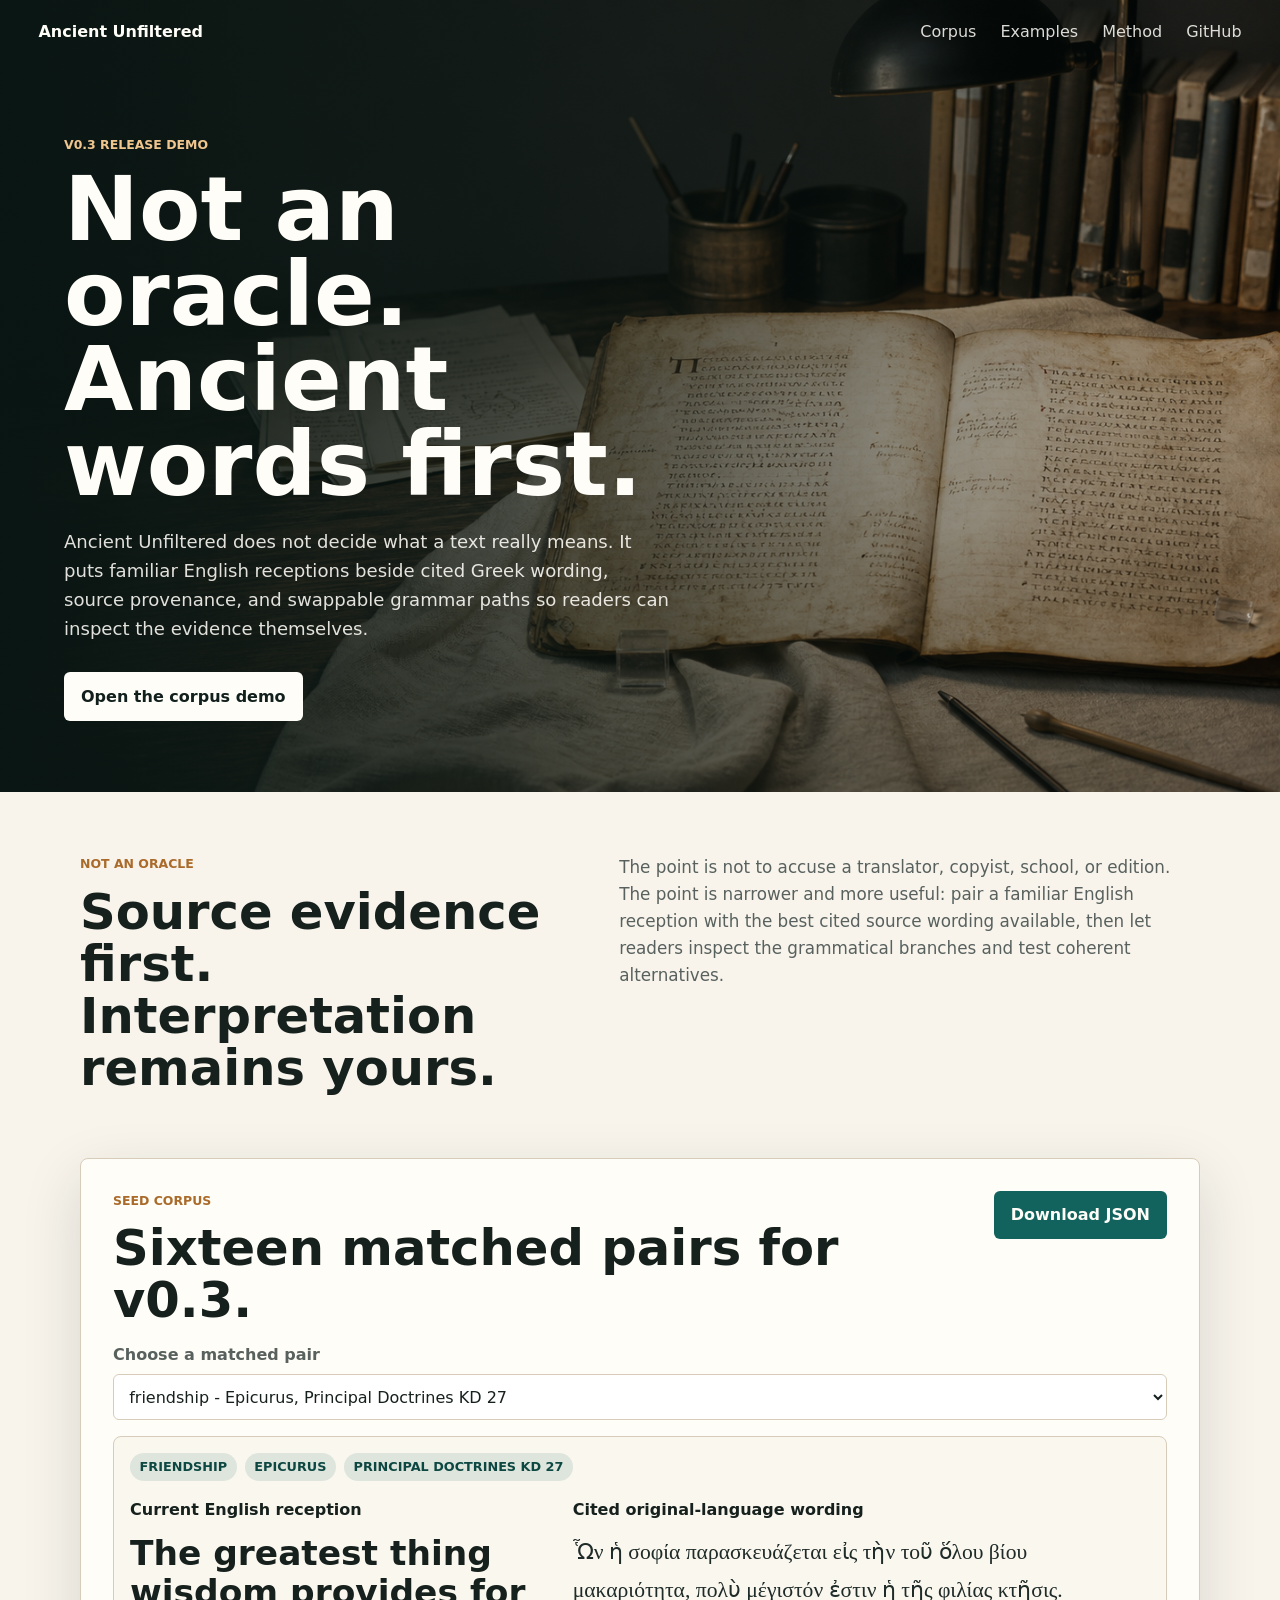
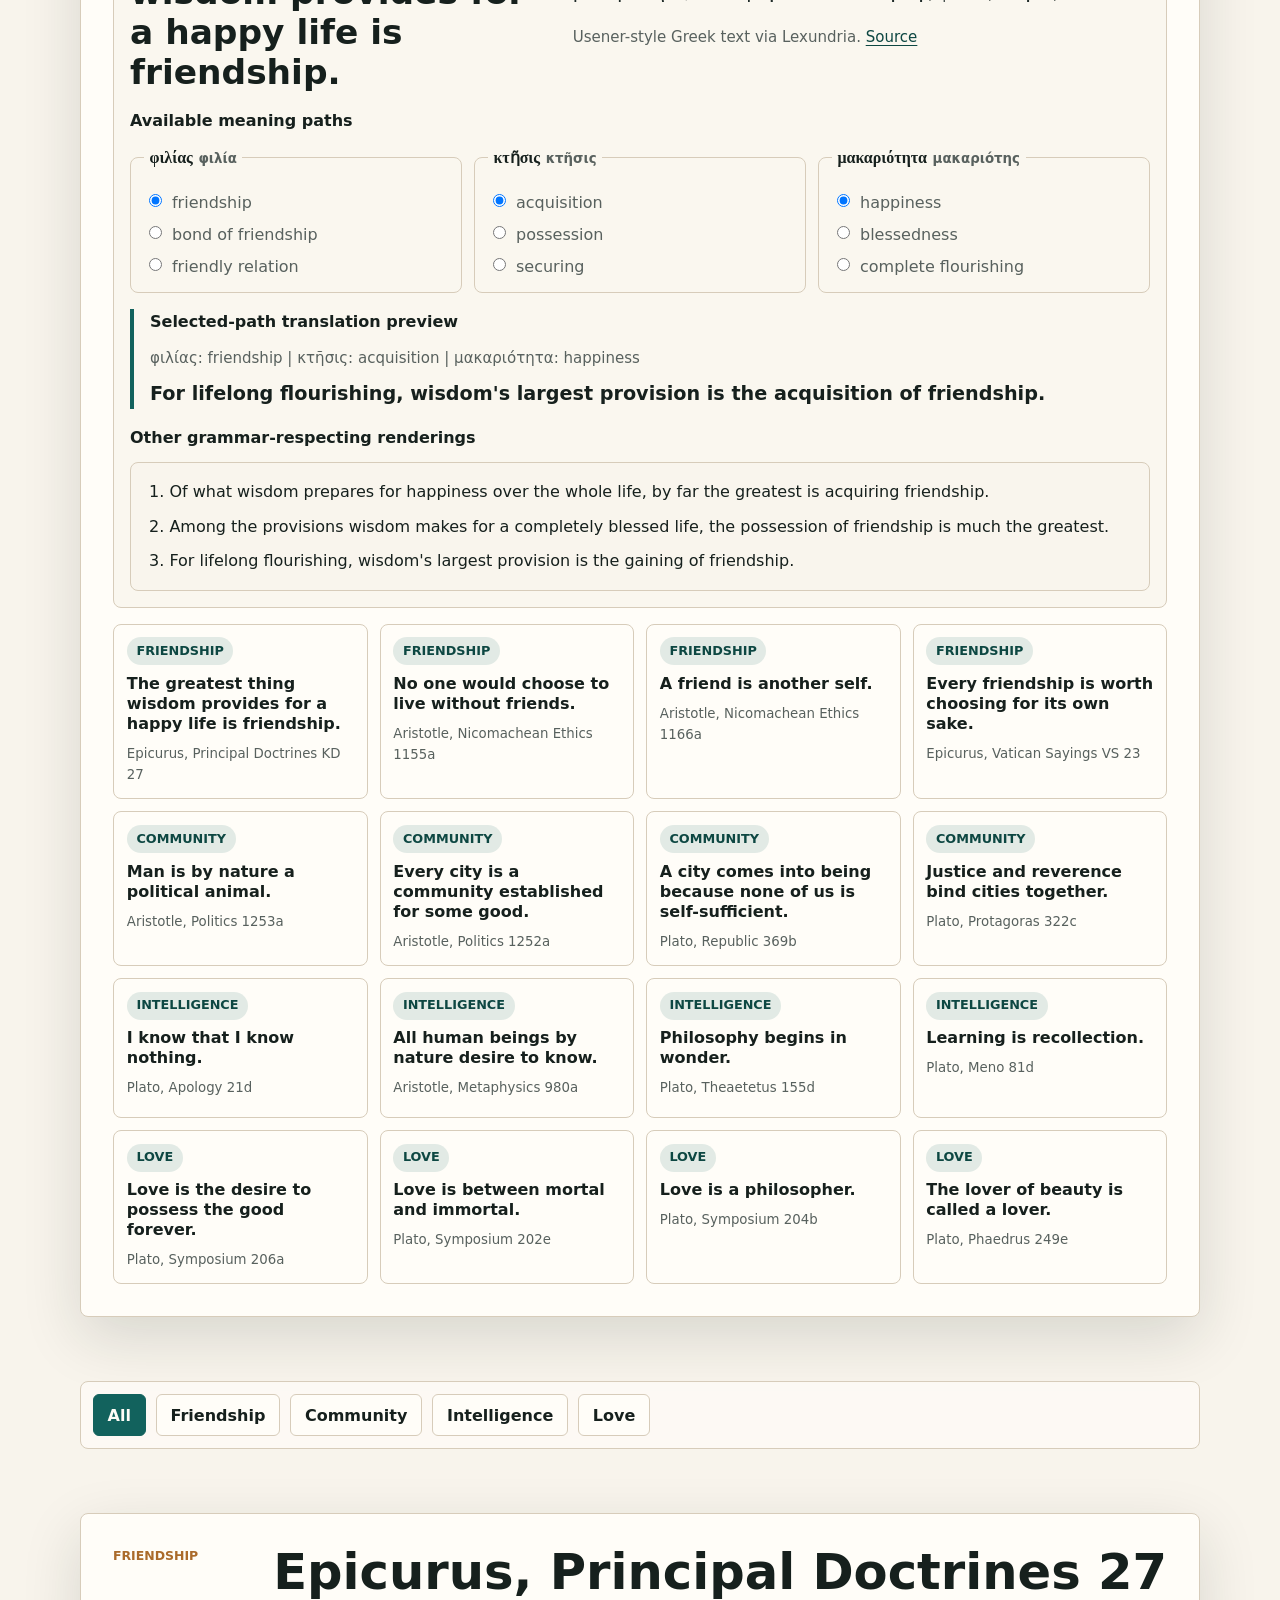
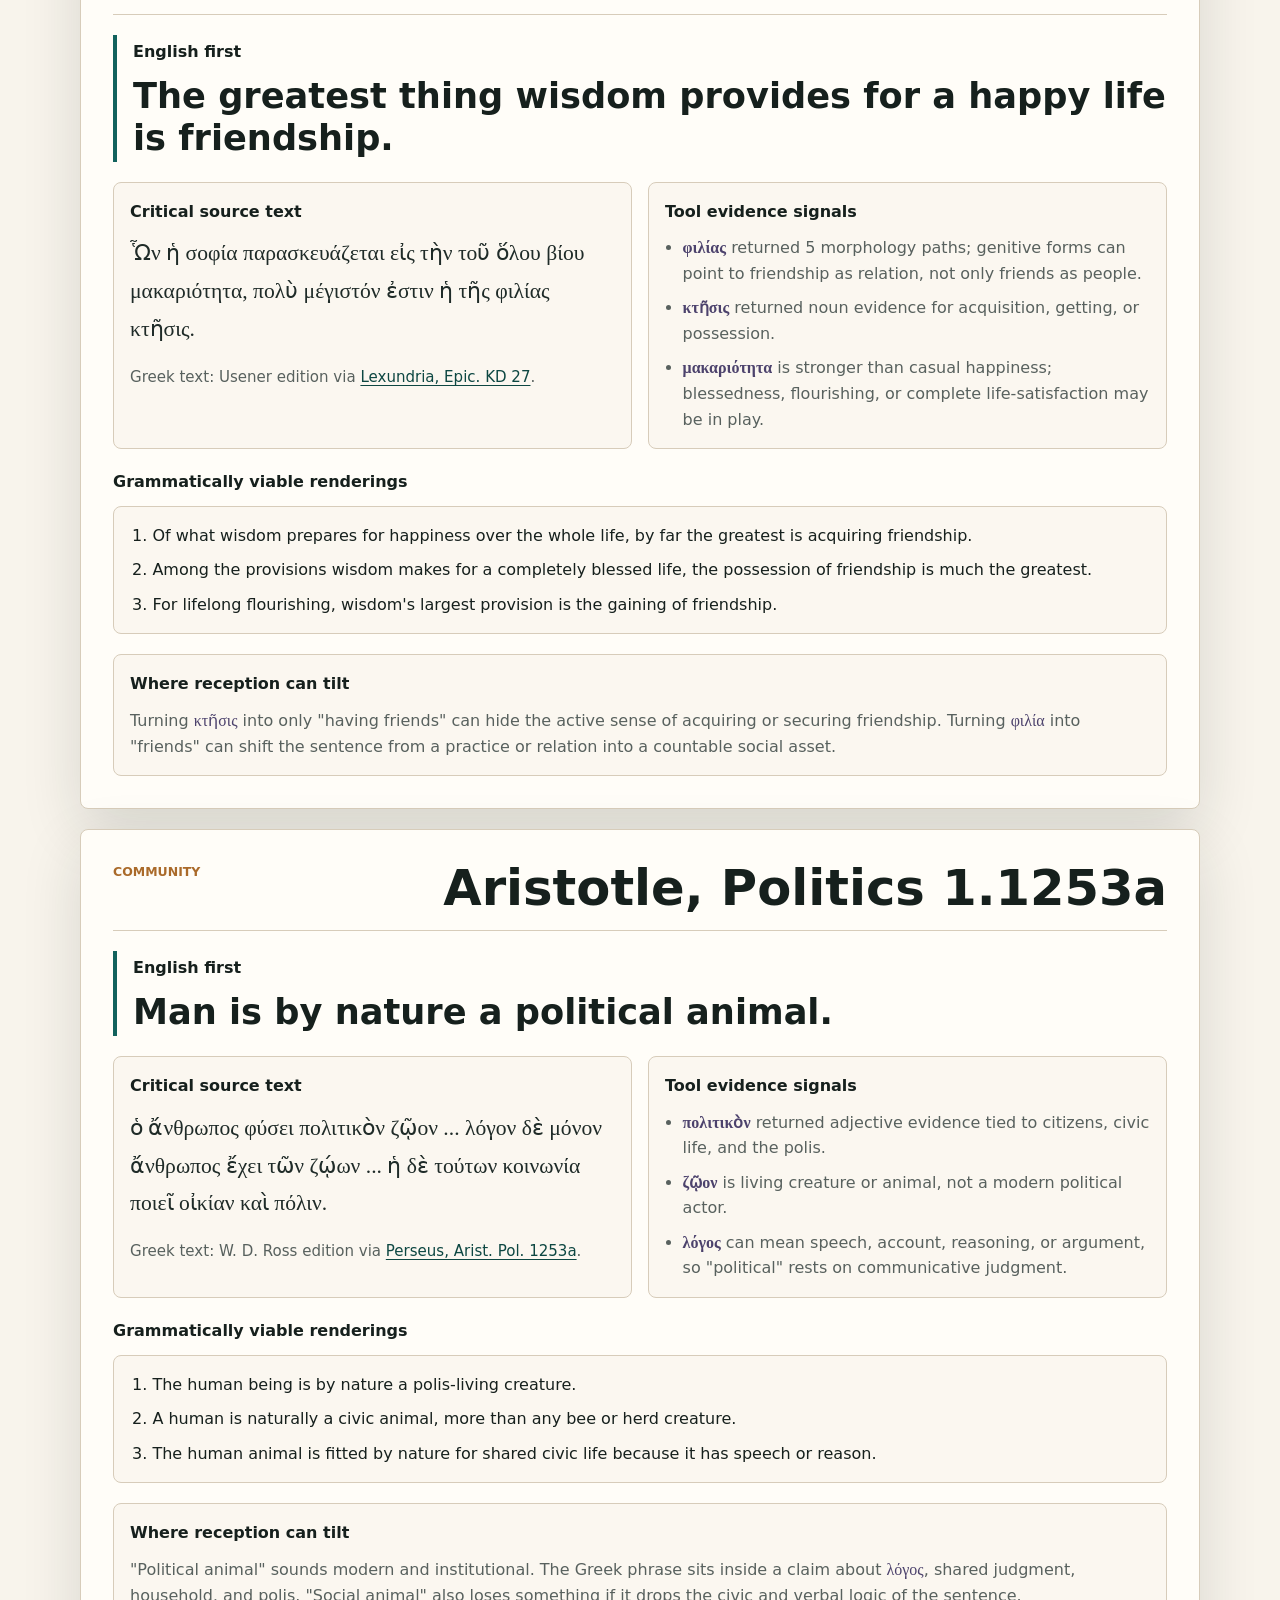
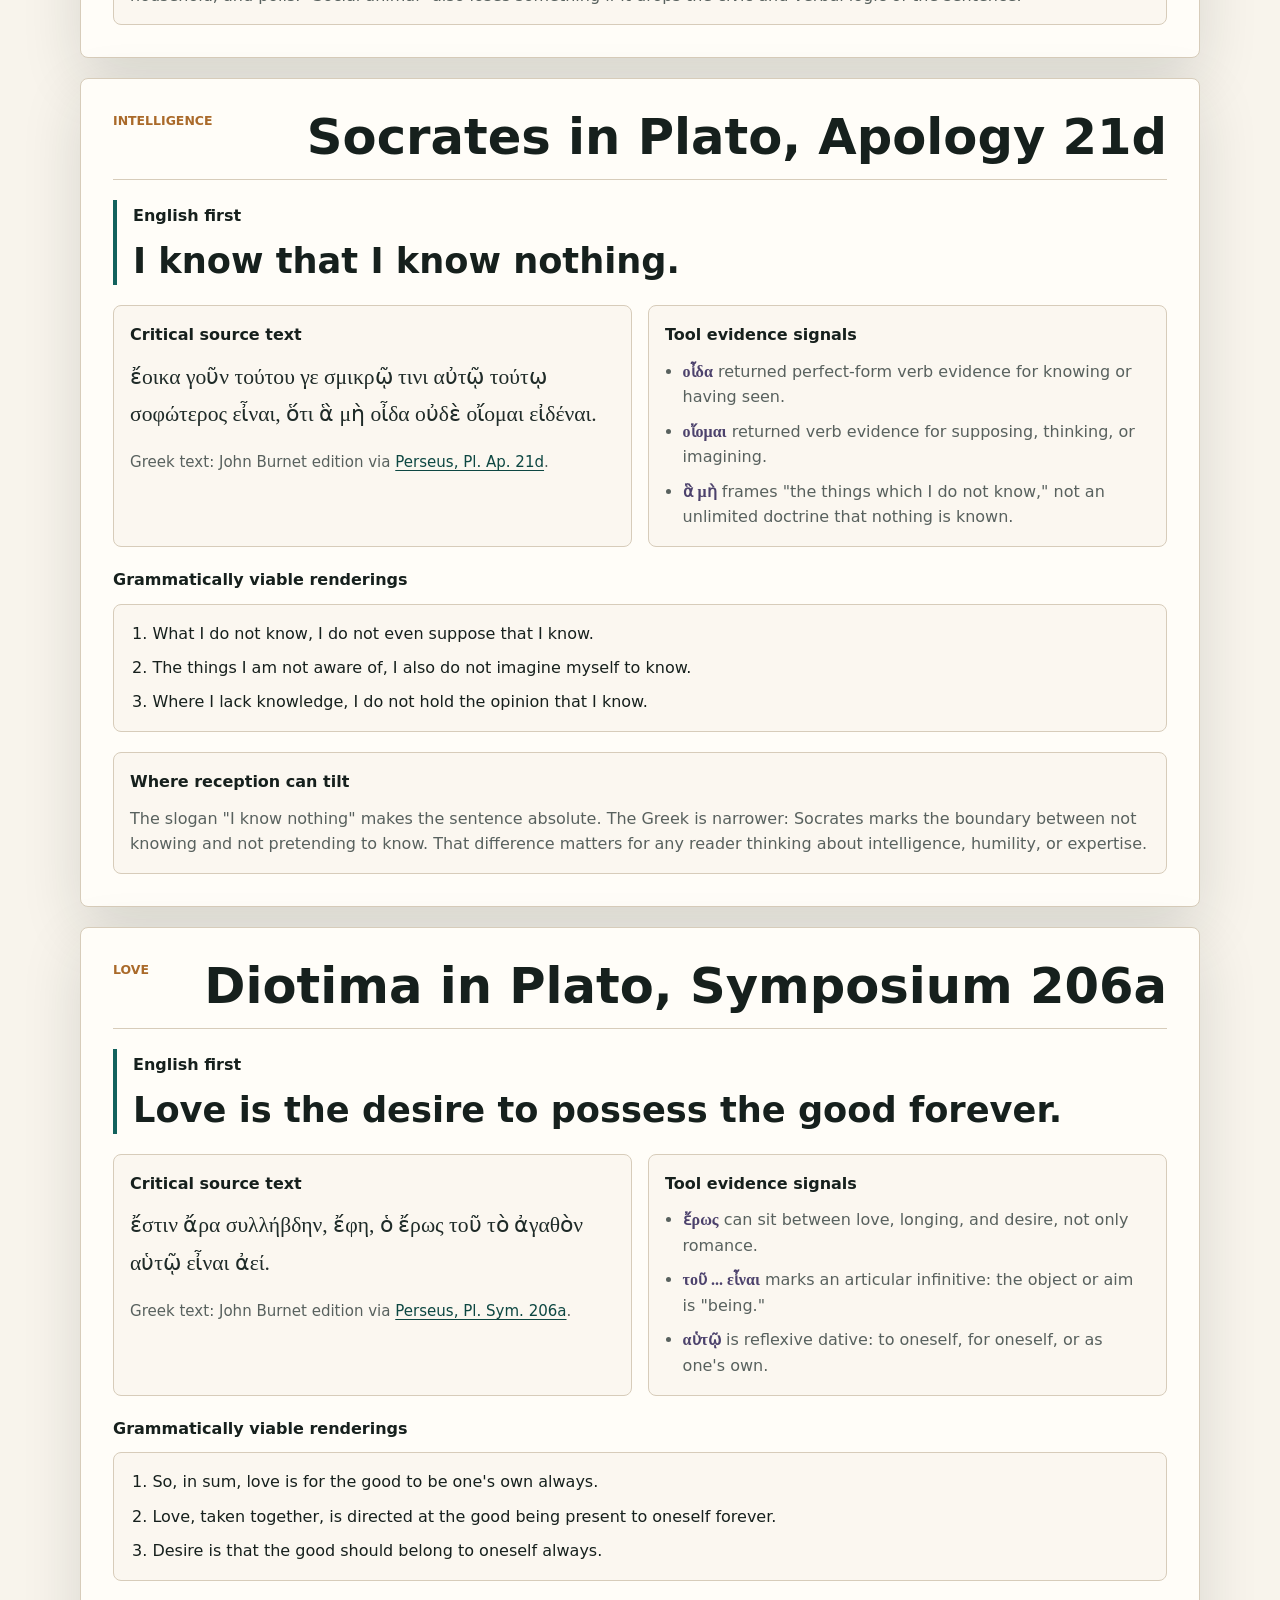
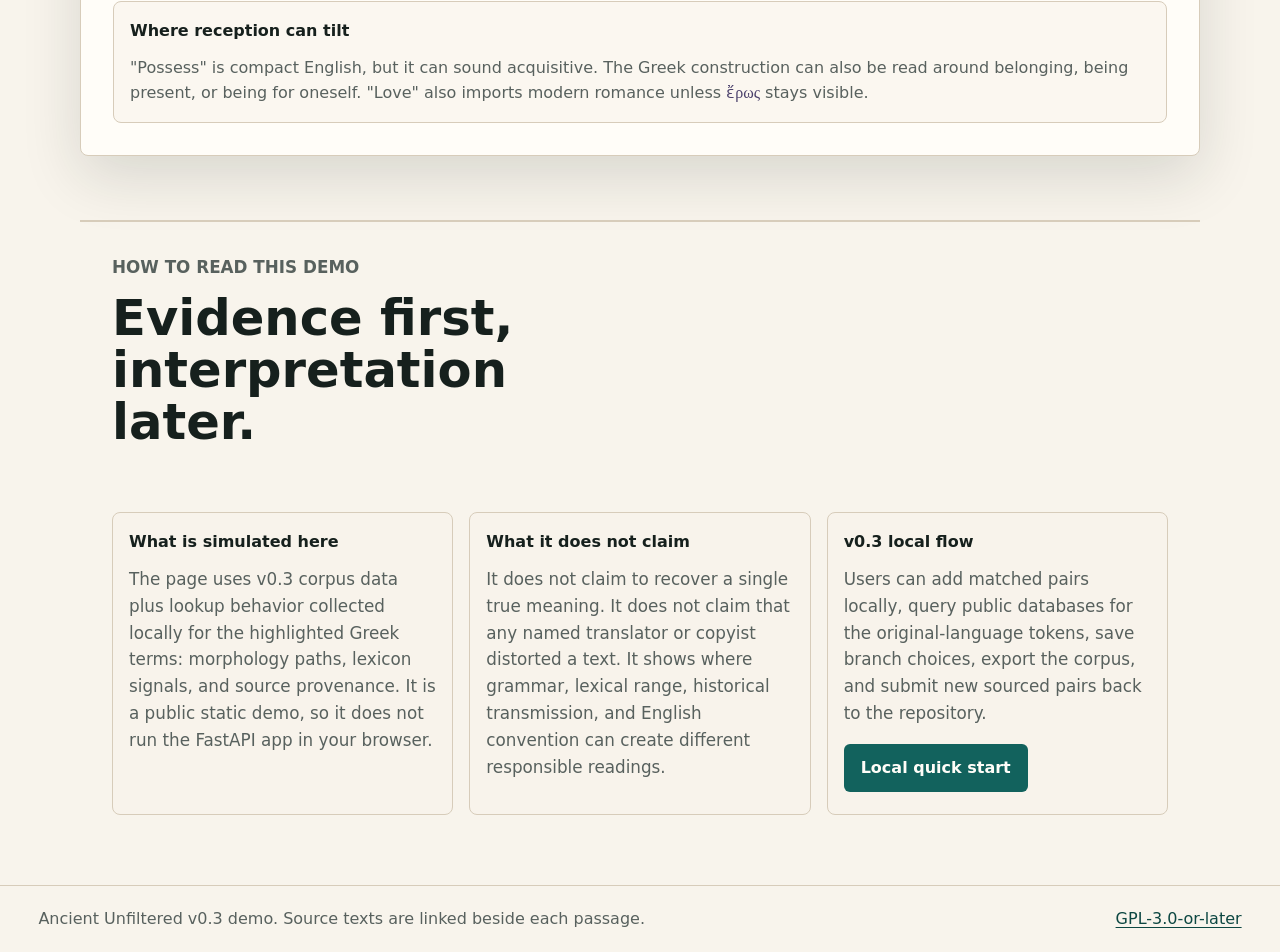
<file: docs/index.html>
<!doctype html>
<html lang="en">
  <head>
    <meta charset="utf-8">
    <meta name="viewport" content="width=device-width, initial-scale=1">
    <title>Ancient Unfiltered v0.3 Corpus Demo</title>
    <meta
      name="description"
      content="A static Ancient Unfiltered v0.3 demo showing matched English and Greek corpus pairs with grammar-path translation experiments."
    >
    <link rel="stylesheet" href="styles.css">
    <script src="demo.js" defer></script>
  </head>
  <body>
    <header class="hero">
      <nav class="topbar" aria-label="Demo navigation">
        <a class="brand" href="#top" aria-label="Ancient Unfiltered demo home">Ancient Unfiltered</a>
        <div class="navlinks">
          <a href="#corpus">Corpus</a>
          <a href="#examples">Examples</a>
          <a href="#method">Method</a>
          <a href="https://github.com/filipzarzynski/ancient-unfiltered">GitHub</a>
        </div>
      </nav>
      <section class="hero-copy" id="top">
        <p class="eyebrow">v0.3 release demo</p>
        <h1>Not an oracle.<br>Ancient words first.</h1>
        <p>
          Ancient Unfiltered does not decide what a text really means. It puts
          familiar English receptions beside cited Greek wording, source
          provenance, and swappable grammar paths so readers can inspect the
          evidence themselves.
        </p>
        <a class="primary-link" href="#corpus">Open the corpus demo</a>
      </section>
    </header>

    <main>
      <section class="intro" aria-labelledby="intro-title">
        <div>
          <p class="eyebrow">Not an oracle</p>
          <h2 id="intro-title">Source evidence first. Interpretation remains yours.</h2>
        </div>
        <p>
          The point is not to accuse a translator, copyist, school, or edition.
          The point is narrower and more useful: pair a familiar English
          reception with the best cited source wording available, then let
          readers inspect the grammatical branches and test coherent alternatives.
        </p>
      </section>

      <section class="corpus-lab" id="corpus" aria-labelledby="corpus-title">
        <div class="corpus-head">
          <div>
            <p class="eyebrow">Seed corpus</p>
            <h2 id="corpus-title">Sixteen matched pairs for v0.3.</h2>
          </div>
          <a class="secondary-link" href="corpus/v0.3-seed.json">Download JSON</a>
        </div>

        <div class="corpus-controls">
          <label for="corpusSelect">Choose a matched pair</label>
          <select id="corpusSelect"></select>
        </div>

        <article class="pair-focus" id="pairFocus" aria-live="polite">
          <p>Loading corpus...</p>
        </article>

        <div class="corpus-list" id="corpusList" aria-label="All seed corpus entries"></div>
      </section>

      <section class="toolbar" aria-label="Filter examples">
        <button class="filter-button active" type="button" data-filter="all">All</button>
        <button class="filter-button" type="button" data-filter="friendship">Friendship</button>
        <button class="filter-button" type="button" data-filter="community">Community</button>
        <button class="filter-button" type="button" data-filter="intelligence">Intelligence</button>
        <button class="filter-button" type="button" data-filter="love">Love</button>
      </section>

      <section class="examples" id="examples" aria-label="Greek philosophy examples">
        <article class="example" data-theme="friendship">
          <div class="example-heading">
            <p class="theme-label">Friendship</p>
            <h2>Epicurus, Principal Doctrines 27</h2>
          </div>

          <section class="english-first" aria-label="English first">
            <h3>English first</h3>
            <p>The greatest thing wisdom provides for a happy life is friendship.</p>
          </section>

          <div class="source-grid">
            <section aria-label="Greek source">
              <h3>Critical source text</h3>
              <blockquote lang="grc">
                Ὧν ἡ σοφία παρασκευάζεται εἰς τὴν τοῦ ὅλου βίου μακαριότητα,
                πολὺ μέγιστόν ἐστιν ἡ τῆς φιλίας κτῆσις.
              </blockquote>
              <p class="source-note">
                Greek text: Usener edition via
                <a href="https://lexundria.com/epic_kd/27/cf">Lexundria, Epic. KD 27</a>.
              </p>
            </section>

            <section aria-label="Tool evidence">
              <h3>Tool evidence signals</h3>
              <ul class="evidence-list">
                <li><strong>φιλίας</strong> returned 5 morphology paths; genitive forms can point to friendship as relation, not only friends as people.</li>
                <li><strong>κτῆσις</strong> returned noun evidence for acquisition, getting, or possession.</li>
                <li><strong>μακαριότητα</strong> is stronger than casual happiness; blessedness, flourishing, or complete life-satisfaction may be in play.</li>
              </ul>
            </section>
          </div>

          <section aria-label="Translation variants">
            <h3>Grammatically viable renderings</h3>
            <ol class="renderings">
              <li>Of what wisdom prepares for happiness over the whole life, by far the greatest is acquiring friendship.</li>
              <li>Among the provisions wisdom makes for a completely blessed life, the possession of friendship is much the greatest.</li>
              <li>For lifelong flourishing, wisdom's largest provision is the gaining of friendship.</li>
            </ol>
          </section>

          <section class="tilt" aria-label="Translation tilt">
            <h3>Where reception can tilt</h3>
            <p>
              Turning <span lang="grc">κτῆσις</span> into only "having friends"
              can hide the active sense of acquiring or securing friendship.
              Turning <span lang="grc">φιλία</span> into "friends" can shift the
              sentence from a practice or relation into a countable social asset.
            </p>
          </section>
        </article>

        <article class="example" data-theme="community">
          <div class="example-heading">
            <p class="theme-label">Community</p>
            <h2>Aristotle, Politics 1.1253a</h2>
          </div>

          <section class="english-first" aria-label="English first">
            <h3>English first</h3>
            <p>Man is by nature a political animal.</p>
          </section>

          <div class="source-grid">
            <section aria-label="Greek source">
              <h3>Critical source text</h3>
              <blockquote lang="grc">
                ὁ ἄνθρωπος φύσει πολιτικὸν ζῷον ... λόγον δὲ μόνον ἄνθρωπος
                ἔχει τῶν ζῴων ... ἡ δὲ τούτων κοινωνία ποιεῖ οἰκίαν καὶ πόλιν.
              </blockquote>
              <p class="source-note">
                Greek text: W. D. Ross edition via
                <a href="https://www.perseus.tufts.edu/hopper/text?doc=Perseus%3Aabo%3Atlg%2C0086%2C035%3A1%3A1253a">Perseus, Arist. Pol. 1253a</a>.
              </p>
            </section>

            <section aria-label="Tool evidence">
              <h3>Tool evidence signals</h3>
              <ul class="evidence-list">
                <li><strong>πολιτικὸν</strong> returned adjective evidence tied to citizens, civic life, and the polis.</li>
                <li><strong>ζῷον</strong> is living creature or animal, not a modern political actor.</li>
                <li><strong>λόγος</strong> can mean speech, account, reasoning, or argument, so "political" rests on communicative judgment.</li>
              </ul>
            </section>
          </div>

          <section aria-label="Translation variants">
            <h3>Grammatically viable renderings</h3>
            <ol class="renderings">
              <li>The human being is by nature a polis-living creature.</li>
              <li>A human is naturally a civic animal, more than any bee or herd creature.</li>
              <li>The human animal is fitted by nature for shared civic life because it has speech or reason.</li>
            </ol>
          </section>

          <section class="tilt" aria-label="Translation tilt">
            <h3>Where reception can tilt</h3>
            <p>
              "Political animal" sounds modern and institutional. The Greek
              phrase sits inside a claim about <span lang="grc">λόγος</span>,
              shared judgment, household, and polis. "Social animal" also loses
              something if it drops the civic and verbal logic of the sentence.
            </p>
          </section>
        </article>

        <article class="example" data-theme="intelligence">
          <div class="example-heading">
            <p class="theme-label">Intelligence</p>
            <h2>Socrates in Plato, Apology 21d</h2>
          </div>

          <section class="english-first" aria-label="English first">
            <h3>English first</h3>
            <p>I know that I know nothing.</p>
          </section>

          <div class="source-grid">
            <section aria-label="Greek source">
              <h3>Critical source text</h3>
              <blockquote lang="grc">
                ἔοικα γοῦν τούτου γε σμικρῷ τινι αὐτῷ τούτῳ σοφώτερος εἶναι,
                ὅτι ἃ μὴ οἶδα οὐδὲ οἴομαι εἰδέναι.
              </blockquote>
              <p class="source-note">
                Greek text: John Burnet edition via
                <a href="https://www.perseus.tufts.edu/hopper/text?doc=Perseus%3Atext%3A1999.01.0169%3Atext%3DApol.%3Asection%3D21d">Perseus, Pl. Ap. 21d</a>.
              </p>
            </section>

            <section aria-label="Tool evidence">
              <h3>Tool evidence signals</h3>
              <ul class="evidence-list">
                <li><strong>οἶδα</strong> returned perfect-form verb evidence for knowing or having seen.</li>
                <li><strong>οἴομαι</strong> returned verb evidence for supposing, thinking, or imagining.</li>
                <li><strong>ἃ μὴ</strong> frames "the things which I do not know," not an unlimited doctrine that nothing is known.</li>
              </ul>
            </section>
          </div>

          <section aria-label="Translation variants">
            <h3>Grammatically viable renderings</h3>
            <ol class="renderings">
              <li>What I do not know, I do not even suppose that I know.</li>
              <li>The things I am not aware of, I also do not imagine myself to know.</li>
              <li>Where I lack knowledge, I do not hold the opinion that I know.</li>
            </ol>
          </section>

          <section class="tilt" aria-label="Translation tilt">
            <h3>Where reception can tilt</h3>
            <p>
              The slogan "I know nothing" makes the sentence absolute. The
              Greek is narrower: Socrates marks the boundary between not knowing
              and not pretending to know. That difference matters for any reader
              thinking about intelligence, humility, or expertise.
            </p>
          </section>
        </article>

        <article class="example" data-theme="love">
          <div class="example-heading">
            <p class="theme-label">Love</p>
            <h2>Diotima in Plato, Symposium 206a</h2>
          </div>

          <section class="english-first" aria-label="English first">
            <h3>English first</h3>
            <p>Love is the desire to possess the good forever.</p>
          </section>

          <div class="source-grid">
            <section aria-label="Greek source">
              <h3>Critical source text</h3>
              <blockquote lang="grc">
                ἔστιν ἄρα συλλήβδην, ἔφη, ὁ ἔρως τοῦ τὸ ἀγαθὸν αὑτῷ εἶναι ἀεί.
              </blockquote>
              <p class="source-note">
                Greek text: John Burnet edition via
                <a href="https://www.perseus.tufts.edu/hopper/text?doc=Perseus%3Atext%3A1999.01.0173%3Atext%3DSym.%3Apage%3D206">Perseus, Pl. Sym. 206a</a>.
              </p>
            </section>

            <section aria-label="Tool evidence">
              <h3>Tool evidence signals</h3>
              <ul class="evidence-list">
                <li><strong>ἔρως</strong> can sit between love, longing, and desire, not only romance.</li>
                <li><strong>τοῦ ... εἶναι</strong> marks an articular infinitive: the object or aim is "being."</li>
                <li><strong>αὑτῷ</strong> is reflexive dative: to oneself, for oneself, or as one's own.</li>
              </ul>
            </section>
          </div>

          <section aria-label="Translation variants">
            <h3>Grammatically viable renderings</h3>
            <ol class="renderings">
              <li>So, in sum, love is for the good to be one's own always.</li>
              <li>Love, taken together, is directed at the good being present to oneself forever.</li>
              <li>Desire is that the good should belong to oneself always.</li>
            </ol>
          </section>

          <section class="tilt" aria-label="Translation tilt">
            <h3>Where reception can tilt</h3>
            <p>
              "Possess" is compact English, but it can sound acquisitive. The
              Greek construction can also be read around belonging, being
              present, or being for oneself. "Love" also imports modern romance
              unless <span lang="grc">ἔρως</span> stays visible.
            </p>
          </section>
        </article>
      </section>

      <section class="method" id="method" aria-labelledby="method-title">
        <div>
          <p class="eyebrow">How to read this demo</p>
          <h2 id="method-title">Evidence first, interpretation later.</h2>
        </div>
        <div class="method-grid">
          <section>
            <h3>What is simulated here</h3>
            <p>
              The page uses v0.3 corpus data plus lookup behavior collected locally for the
              highlighted Greek terms: morphology paths, lexicon signals, and
              source provenance. It is a public static demo, so it does not run
              the FastAPI app in your browser.
            </p>
          </section>
          <section>
            <h3>What it does not claim</h3>
            <p>
              It does not claim to recover a single true meaning. It does not
              claim that any named translator or copyist distorted a text. It
              shows where grammar, lexical range, historical transmission, and
              English convention can create different responsible readings.
            </p>
          </section>
          <section>
            <h3>v0.3 local flow</h3>
            <p>
              Users can add matched pairs locally, query public databases for
              the original-language tokens, save branch choices, export the
              corpus, and submit new sourced pairs back to the repository.
            </p>
            <a class="secondary-link" href="https://github.com/filipzarzynski/ancient-unfiltered#quick-start">Local quick start</a>
          </section>
        </div>
      </section>
    </main>

    <footer class="footer">
      <p>Ancient Unfiltered v0.3 demo. Source texts are linked beside each passage.</p>
      <a href="https://github.com/filipzarzynski/ancient-unfiltered/blob/main/LICENSE">GPL-3.0-or-later</a>
    </footer>
  </body>
</html>
</file>
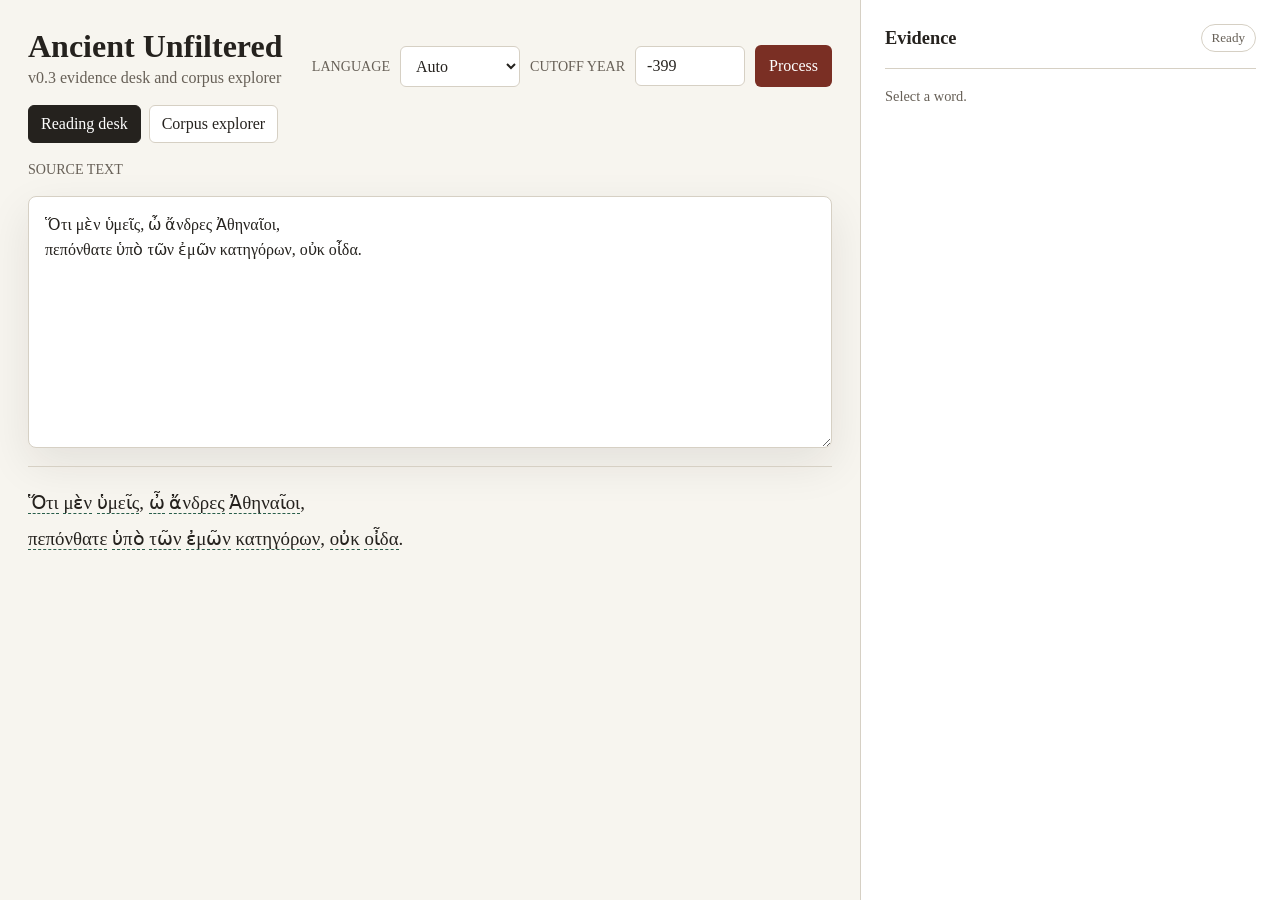
<file: static/index.html>
<!--
Local Diachronic Philology Engine
Copyright (C) 2026 Filip Zarzynski

This program is free software: you can redistribute it and/or modify it under
the terms of the GNU General Public License as published by the Free Software
Foundation, either version 3 of the License, or (at your option) any later
version.
-->
<!doctype html>
<html lang="en">
  <head>
    <meta charset="utf-8" />
    <meta name="viewport" content="width=device-width, initial-scale=1" />
    <title>Ancient Unfiltered</title>
    <link rel="stylesheet" href="/static/style.css" />
  </head>
  <body>
    <main class="app-shell">
      <section class="workspace" aria-label="Text workspace">
        <header class="topbar">
          <div>
            <h1>Ancient Unfiltered</h1>
            <p>v0.3 evidence desk and corpus explorer</p>
          </div>
          <form class="controls" id="process-form">
            <label for="language-mode">Language</label>
            <select id="language-mode" name="language">
              <option value="auto" selected>Auto</option>
              <option value="greek">Greek</option>
              <option value="latin">Latin</option>
            </select>
            <label for="cutoff-year">Cutoff year</label>
            <input id="cutoff-year" name="year" type="number" value="-399" min="-3000" max="2100" step="1" />
            <button type="submit" title="Process text">
              <span>Process</span>
            </button>
          </form>
        </header>

        <nav class="mode-tabs" aria-label="Workspace mode">
          <button id="desk-tab" class="mode-tab is-active" type="button" aria-controls="reading-desk" aria-selected="true">Reading desk</button>
          <button id="corpus-tab" class="mode-tab" type="button" aria-controls="corpus-explorer" aria-selected="false">Corpus explorer</button>
        </nav>

        <section id="reading-desk" class="mode-panel">
          <label class="input-label" for="source-text">Source text</label>
          <textarea id="source-text" spellcheck="false">Ὅτι μὲν ὑμεῖς, ὦ ἄνδρες Ἀθηναῖοι,
πεπόνθατε ὑπὸ τῶν ἐμῶν κατηγόρων, οὐκ οἶδα.</textarea>

          <section class="text-output" aria-label="Processed text">
            <div id="processed-text" class="processed-text"></div>
          </section>
        </section>

        <section id="corpus-explorer" class="mode-panel corpus-explorer" hidden>
          <div class="corpus-bar">
            <label for="corpus-select">Matched pair</label>
            <select id="corpus-select"></select>
            <button id="load-corpus-entry" type="button">Load</button>
          </div>

          <article id="corpus-focus" class="corpus-focus" aria-live="polite">
            <p class="empty-state">Loading v0.3 seed corpus...</p>
          </article>

          <details class="local-entry">
            <summary>Add a local matched pair</summary>
            <form id="local-entry-form" class="local-entry-form">
              <label for="local-id">Stable id</label>
              <input id="local-id" name="id" required pattern="[a-z0-9][a-z0-9_.-]{2,80}" placeholder="diogenes-laertius-6-22">
              <label for="local-theme">Theme</label>
              <input id="local-theme" name="theme" required placeholder="community">
              <label for="local-author">Author</label>
              <input id="local-author" name="author" required placeholder="Diogenes Laertius">
              <label for="local-work">Work</label>
              <input id="local-work" name="work" required placeholder="Lives of Eminent Philosophers">
              <label for="local-citation">Citation</label>
              <input id="local-citation" name="citation" required placeholder="6.22">
              <label for="local-year">Approximate ancient year</label>
              <input id="local-year" name="approximate_year" type="number" value="250" min="-3000" max="2100">
              <label for="local-english">Current English reception</label>
              <textarea id="local-english" name="current_english" required></textarea>
              <label for="local-original">Cited original-language wording</label>
              <textarea id="local-original" name="original_text" required></textarea>
              <label for="local-source-label">Source label</label>
              <input id="local-source-label" name="source_label" required placeholder="Perseus Digital Library, edition label">
              <label for="local-source-url">Source URL</label>
              <input id="local-source-url" name="source_url" type="url" required placeholder="https://...">
              <label for="local-paths">Path options, one per line: token | lemma | option A ; option B</label>
              <textarea id="local-paths" name="path_options" required></textarea>
              <label for="local-translations">Alternative renderings, one per line</label>
              <textarea id="local-translations" name="alternative_translations" required></textarea>
              <button type="submit">Add locally</button>
            </form>
          </details>

          <section class="corpus-tools" aria-label="Corpus import and export">
            <div>
              <button id="export-local-corpus" type="button">Export local JSON</button>
              <button id="import-local-corpus" type="button">Import JSON</button>
            </div>
            <textarea id="corpus-json" aria-label="Corpus JSON import and export buffer" spellcheck="false"></textarea>
            <p id="corpus-state" class="empty-state">Seed entries are read-only. Local entries remain in this browser until exported.</p>
          </section>

          <div id="corpus-list" class="corpus-list" aria-label="All matched pairs"></div>
        </section>
      </section>

      <aside class="side-panel" aria-label="Evidence drawer">
        <div class="panel-heading">
          <h2>Evidence</h2>
          <span id="query-state" class="query-state">Idle</span>
        </div>
        <div id="tree-root" class="tree-root">
          <p class="empty-state">Process text, then select a word.</p>
        </div>
      </aside>
    </main>
    <script src="/static/script.js"></script>
  </body>
</html>
</file>
<file: docs/styles.css>
:root {
  color-scheme: light;
  --ink: #16201d;
  --muted: #58615e;
  --paper: #f8f4ec;
  --panel: #fffdf8;
  --line: #d7ccba;
  --accent: #12625d;
  --accent-dark: #0d4742;
  --gold: #aa6a2a;
  --violet: #4c426c;
  --shadow: 0 20px 60px rgba(22, 32, 29, 0.14);
  font-family:
    Inter, ui-sans-serif, system-ui, -apple-system, BlinkMacSystemFont, "Segoe UI",
    sans-serif;
}

* {
  box-sizing: border-box;
}

html {
  scroll-behavior: smooth;
  overflow-x: hidden;
}

body {
  margin: 0;
  background: var(--paper);
  color: var(--ink);
  line-height: 1.6;
  overflow-x: hidden;
}

a {
  color: var(--accent-dark);
  text-decoration-thickness: 0.08em;
  text-underline-offset: 0.18em;
}

a:focus-visible,
button:focus-visible {
  outline: 3px solid #d9913d;
  outline-offset: 4px;
}

.hero {
  min-height: 88vh;
  color: #fffdf8;
  background:
    linear-gradient(90deg, rgba(9, 22, 19, 0.92), rgba(9, 22, 19, 0.72) 38%, rgba(9, 22, 19, 0.18)),
    url("assets/manuscript-desk.png") center right / cover;
  display: grid;
  grid-template-rows: auto 1fr;
}

.topbar {
  display: flex;
  justify-content: space-between;
  gap: 1rem;
  align-items: center;
  padding: 1.2rem clamp(1rem, 3vw, 3rem);
}

.brand,
.navlinks a {
  color: #fffdf8;
  text-decoration: none;
}

.brand {
  font-weight: 800;
  letter-spacing: 0;
}

.navlinks {
  display: flex;
  gap: clamp(0.8rem, 2vw, 1.5rem);
  flex-wrap: wrap;
  justify-content: flex-end;
}

.navlinks a {
  color: rgba(255, 253, 248, 0.86);
}

.hero-copy {
  align-self: center;
  width: min(760px, 100%);
  max-width: 760px;
  padding: clamp(2rem, 5vw, 5rem);
}

.eyebrow,
.theme-label {
  margin: 0 0 0.7rem;
  color: var(--gold);
  font-size: 0.78rem;
  font-weight: 800;
  text-transform: uppercase;
}

.hero .eyebrow {
  color: #f0c68f;
}

h1,
h2,
h3,
p {
  overflow-wrap: anywhere;
}

h1 {
  width: min(690px, 100%);
  max-width: 690px;
  margin: 0;
  font-size: clamp(2.6rem, 7vw, 5.7rem);
  line-height: 0.95;
  letter-spacing: 0;
}

h2 {
  margin: 0;
  font-size: clamp(1.8rem, 4vw, 3.1rem);
  line-height: 1.05;
  letter-spacing: 0;
}

h3 {
  margin: 0 0 0.7rem;
  font-size: 1rem;
  letter-spacing: 0;
}

.hero-copy p:not(.eyebrow) {
  max-width: 610px;
  margin: 1.3rem 0 1.8rem;
  color: rgba(255, 253, 248, 0.88);
  font-size: 1.13rem;
}

.primary-link,
.secondary-link {
  display: inline-flex;
  align-items: center;
  min-height: 44px;
  padding: 0.65rem 1rem;
  border: 1px solid transparent;
  border-radius: 6px;
  font-weight: 800;
  text-decoration: none;
}

.primary-link {
  background: #fffdf8;
  color: #12201d;
}

.secondary-link {
  background: var(--accent);
  color: #fffdf8;
}

main {
  display: grid;
  gap: clamp(2rem, 5vw, 4rem);
  padding: clamp(1rem, 3vw, 3rem);
}

.intro,
.method,
.corpus-lab {
  width: min(1120px, 100%);
  margin: 0 auto;
}

.intro,
.method {
  display: grid;
  grid-template-columns: minmax(0, 0.9fr) minmax(0, 1.1fr);
  gap: clamp(1.4rem, 5vw, 4rem);
  align-items: start;
}

.intro {
  padding-top: 1.5rem;
}

.intro p:last-child,
.method p {
  margin-top: 0;
  color: var(--muted);
  font-size: 1.05rem;
}

.toolbar {
  width: min(1120px, 100%);
  margin: 0 auto;
  display: flex;
  gap: 0.65rem;
  flex-wrap: wrap;
  padding: 0.75rem;
  border: 1px solid var(--line);
  border-radius: 8px;
  background: rgba(255, 253, 248, 0.7);
}

.corpus-lab {
  display: grid;
  gap: 1rem;
  padding: clamp(1rem, 3vw, 2rem);
  background: var(--panel);
  border: 1px solid var(--line);
  border-radius: 8px;
  box-shadow: var(--shadow);
}

.corpus-head,
.pair-meta,
.pair-columns {
  display: grid;
  gap: 1rem;
}

.corpus-head {
  grid-template-columns: minmax(0, 1fr) auto;
  align-items: start;
}

.corpus-controls {
  display: grid;
  gap: 0.4rem;
}

.corpus-controls label {
  color: var(--muted);
  font-weight: 750;
}

.corpus-controls select {
  width: 100%;
  min-height: 46px;
  border: 1px solid var(--line);
  border-radius: 6px;
  background: #fff;
  color: var(--ink);
  padding: 0.55rem 0.7rem;
  font: inherit;
}

.pair-focus {
  display: grid;
  gap: 1rem;
  padding: 1rem;
  border: 1px solid var(--line);
  border-radius: 8px;
  background: rgba(248, 244, 236, 0.65);
}

.pair-meta {
  grid-template-columns: repeat(3, max-content);
  gap: 0.5rem;
}

.pair-meta span,
.corpus-card span {
  display: inline-flex;
  align-items: center;
  min-height: 28px;
  width: fit-content;
  border-radius: 999px;
  background: rgba(18, 98, 93, 0.12);
  color: var(--accent-dark);
  padding: 0.2rem 0.6rem;
  font-size: 0.8rem;
  font-weight: 850;
  text-transform: uppercase;
}

.pair-columns {
  grid-template-columns: minmax(0, 0.85fr) minmax(0, 1.15fr);
}

.current-english {
  margin: 0;
  font-size: clamp(1.4rem, 3vw, 2.15rem);
  font-weight: 850;
  line-height: 1.15;
}

.path-grid {
  display: grid;
  grid-template-columns: repeat(3, minmax(0, 1fr));
  gap: 0.75rem;
}

.path-field {
  min-width: 0;
  margin: 0;
  padding: 0.8rem;
  border: 1px solid var(--line);
  border-radius: 8px;
}

.path-field legend {
  padding: 0 0.35rem;
  font-weight: 850;
}

.path-field legend span {
  font-family:
    "Noto Serif", "New Athena Unicode", "Times New Roman", Georgia, serif;
}

.path-field small {
  color: var(--muted);
}

.path-choice {
  display: flex;
  gap: 0.45rem;
  align-items: start;
  margin-top: 0.4rem;
  color: var(--muted);
}

.path-choice input {
  margin-top: 0.3rem;
}

.translation-preview {
  border-left: 4px solid var(--accent);
  padding-left: 1rem;
}

.path-summary {
  margin: 0 0 0.55rem;
  color: var(--muted);
  font-size: 0.94rem;
}

.selected-output {
  margin: 0;
  font-size: 1.2rem;
  font-weight: 800;
}

.corpus-list {
  display: grid;
  grid-template-columns: repeat(4, minmax(0, 1fr));
  gap: 0.75rem;
}

.corpus-card {
  min-height: 140px;
  display: grid;
  gap: 0.55rem;
  align-content: start;
  text-align: left;
  border: 1px solid var(--line);
  border-radius: 8px;
  background: #fffdf8;
  color: var(--ink);
  padding: 0.8rem;
  font: inherit;
  cursor: pointer;
}

.corpus-card strong {
  line-height: 1.25;
}

.corpus-card small {
  color: var(--muted);
}

.filter-button {
  min-height: 42px;
  border: 1px solid var(--line);
  border-radius: 6px;
  background: var(--panel);
  color: var(--ink);
  padding: 0.45rem 0.85rem;
  font: inherit;
  font-weight: 750;
  cursor: pointer;
}

.filter-button.active {
  background: var(--accent);
  border-color: var(--accent);
  color: #fffdf8;
}

.examples {
  width: min(1120px, 100%);
  margin: 0 auto;
  display: grid;
  gap: 1.25rem;
}

.example {
  display: grid;
  gap: 1.25rem;
  padding: clamp(1rem, 3vw, 2rem);
  background: var(--panel);
  border: 1px solid var(--line);
  border-radius: 8px;
  box-shadow: var(--shadow);
}

.example[hidden] {
  display: none;
}

.example-heading {
  display: flex;
  justify-content: space-between;
  gap: 1rem;
  align-items: start;
  border-bottom: 1px solid var(--line);
  padding-bottom: 1rem;
}

.english-first {
  border-left: 4px solid var(--accent);
  padding: 0.2rem 0 0.2rem 1rem;
}

.english-first p {
  margin: 0;
  font-size: clamp(1.35rem, 3vw, 2.2rem);
  line-height: 1.18;
  font-weight: 800;
}

.source-grid,
.method-grid {
  display: grid;
  grid-template-columns: repeat(2, minmax(0, 1fr));
  gap: 1rem;
}

.method-grid {
  grid-column: 1 / -1;
  grid-template-columns: repeat(3, minmax(0, 1fr));
}

.source-grid > section,
.method-grid > section,
.tilt,
.renderings {
  padding: 1rem;
  border: 1px solid var(--line);
  border-radius: 8px;
  background: rgba(248, 244, 236, 0.62);
}

blockquote {
  margin: 0;
  color: #1f2b28;
  font-family:
    "Noto Serif", "New Athena Unicode", "Times New Roman", Georgia, serif;
  font-size: 1.35rem;
  line-height: 1.75;
  overflow-wrap: anywhere;
}

.source-note {
  margin: 1rem 0 0;
  color: var(--muted);
  font-size: 0.94rem;
}

.evidence-list {
  margin: 0;
  padding-left: 1.1rem;
  color: var(--muted);
}

.evidence-list li + li {
  margin-top: 0.55rem;
}

.evidence-list strong,
.tilt span {
  color: var(--violet);
  font-family:
    "Noto Serif", "New Athena Unicode", "Times New Roman", Georgia, serif;
}

.renderings {
  margin: 0;
  padding-left: 2.4rem;
}

.renderings li + li {
  margin-top: 0.55rem;
}

.tilt p {
  margin: 0;
  color: var(--muted);
}

.method {
  padding: clamp(1rem, 3vw, 2rem);
  border-top: 2px solid var(--line);
}

.footer {
  display: flex;
  justify-content: space-between;
  gap: 1rem;
  flex-wrap: wrap;
  padding: 1.25rem clamp(1rem, 3vw, 3rem);
  color: var(--muted);
  border-top: 1px solid var(--line);
}

.footer p {
  margin: 0;
}

@media (max-width: 820px) {
  .hero {
    min-height: 82vh;
    background:
      linear-gradient(180deg, rgba(9, 22, 19, 0.94), rgba(9, 22, 19, 0.74) 58%, rgba(9, 22, 19, 0.52)),
      url("assets/manuscript-desk.png") center / cover;
  }

  .topbar,
  .example-heading,
  .intro,
  .method,
  .source-grid,
  .method-grid,
  .corpus-head,
  .pair-columns,
  .path-grid,
  .corpus-list {
    grid-template-columns: 1fr;
  }

  .topbar,
  .example-heading {
    display: grid;
  }

  .navlinks {
    justify-content: start;
  }

  .hero-copy {
    width: min(100%, 360px);
    max-width: calc(100vw - 1rem);
    padding: 2rem 1rem;
  }

  h1 {
    max-width: 100%;
    font-size: clamp(1.95rem, 8vw, 2.7rem);
    line-height: 1.04;
  }

  h2 {
    font-size: clamp(1.55rem, 8vw, 2.35rem);
  }

  .hero-copy p:not(.eyebrow) {
    max-width: 100%;
    font-size: 1rem;
  }

  .pair-meta {
    grid-template-columns: 1fr;
  }
}

@media (max-width: 480px) {
  .toolbar,
  .filter-button {
    width: 100%;
  }

  .filter-button {
    justify-content: center;
  }
}

@media (prefers-reduced-motion: reduce) {
  html {
    scroll-behavior: auto;
  }
}
</file>
<file: static/style.css>
/*
Local Diachronic Philology Engine
Copyright (C) 2026 Filip Zarzynski

This program is free software: you can redistribute it and/or modify it under
the terms of the GNU General Public License as published by the Free Software
Foundation, either version 3 of the License, or (at your option) any later
version.
*/

:root {
  color-scheme: light;
  --paper: #f7f5ef;
  --surface: #ffffff;
  --surface-strong: #ece7dc;
  --ink: #25221e;
  --muted: #676057;
  --line: #d6d0c4;
  --accent: #7a2f24;
  --accent-strong: #5d211a;
  --green: #285d4a;
  --focus: #2d5f9a;
  --shadow: 0 16px 45px rgba(30, 27, 23, 0.09);
}

* {
  box-sizing: border-box;
}

body {
  margin: 0;
  overflow-x: hidden;
  max-width: 100%;
  min-height: 100vh;
  background: var(--paper);
  color: var(--ink);
  font-family: Georgia, "Times New Roman", serif;
}

button,
input,
select,
textarea {
  font: inherit;
}

[hidden] {
  display: none !important;
}

.app-shell {
  display: grid;
  grid-template-columns: minmax(0, 1fr) minmax(320px, 420px);
  gap: 0;
  width: 100%;
  max-width: 100vw;
  min-height: 100vh;
  overflow-x: hidden;
}

.workspace {
  display: grid;
  grid-template-rows: auto auto minmax(0, 1fr);
  gap: 18px;
  padding: 28px;
  min-width: 0;
}

.topbar {
  display: flex;
  align-items: end;
  justify-content: space-between;
  gap: 20px;
  min-width: 0;
}

.topbar > div {
  min-width: 0;
  max-width: 100%;
}

h1,
h2,
p {
  margin: 0;
}

h1 {
  font-size: 2rem;
  font-weight: 700;
}

.topbar p {
  color: var(--muted);
  margin-top: 4px;
  overflow-wrap: anywhere;
}

.controls {
  display: grid;
  grid-template-columns: auto 120px auto 110px auto;
  align-items: center;
  gap: 10px;
}

.controls label,
.input-label {
  color: var(--muted);
  font-size: 0.88rem;
  text-transform: uppercase;
}

.controls input,
.controls select {
  border: 1px solid var(--line);
  border-radius: 6px;
  padding: 10px 11px;
  background: var(--surface);
  color: var(--ink);
}

.controls input {
  width: 110px;
}

.controls select {
  width: 120px;
}

.controls button {
  display: inline-flex;
  align-items: center;
  justify-content: center;
  gap: 8px;
  min-height: 42px;
  border: 0;
  border-radius: 6px;
  padding: 10px 14px;
  background: var(--accent);
  color: #fff;
  cursor: pointer;
}

.controls button:hover {
  background: var(--accent-strong);
}

button:focus-visible,
input:focus-visible,
select:focus-visible,
textarea:focus-visible,
a:focus-visible {
  outline: 2px solid var(--focus);
  outline-offset: 3px;
}

.mode-tabs {
  display: inline-flex;
  flex-wrap: wrap;
  gap: 8px;
  align-items: center;
}

.mode-tab {
  border: 1px solid var(--line);
  border-radius: 6px;
  padding: 9px 12px;
  background: var(--surface);
  color: var(--ink);
  cursor: pointer;
}

.mode-tab.is-active {
  background: var(--ink);
  border-color: var(--ink);
  color: var(--surface);
}

.mode-panel {
  min-width: 0;
}

#reading-desk {
  display: grid;
  grid-template-rows: auto minmax(150px, 28vh) minmax(240px, 1fr);
  gap: 18px;
}

textarea {
  width: 100%;
  min-height: 100%;
  min-width: 0;
  resize: vertical;
  border: 1px solid var(--line);
  border-radius: 8px;
  padding: 16px;
  background: var(--surface);
  color: var(--ink);
  line-height: 1.55;
  white-space: pre-wrap;
  overflow-wrap: anywhere;
  word-break: break-word;
  overflow-x: hidden;
  box-shadow: var(--shadow);
}

.text-output {
  min-height: 0;
  min-width: 0;
  border-top: 1px solid var(--line);
  padding-top: 18px;
}

.processed-text {
  width: 100%;
  min-height: 100%;
  max-width: 74ch;
  font-size: 1.18rem;
  line-height: 1.9;
  white-space: pre-wrap;
  overflow-wrap: anywhere;
  word-break: break-word;
}

.interactive-word {
  border-bottom: 1px dashed var(--green);
  cursor: pointer;
  text-underline-offset: 3px;
}

.interactive-word:hover,
.interactive-word:focus {
  color: var(--accent);
  outline: 2px solid var(--focus);
  outline-offset: 3px;
}

.interactive-word.is-selected {
  background: #ead7bd;
  border-bottom-color: var(--accent);
}

.side-panel {
  min-width: 0;
  border-left: 1px solid var(--line);
  background: var(--surface);
  padding: 24px;
  overflow: auto;
}

.panel-heading {
  display: flex;
  align-items: center;
  justify-content: space-between;
  gap: 16px;
  padding-bottom: 16px;
  border-bottom: 1px solid var(--line);
}

.panel-heading h2 {
  font-size: 1.15rem;
}

.query-state {
  border: 1px solid var(--line);
  border-radius: 999px;
  padding: 5px 10px;
  color: var(--muted);
  font-size: 0.82rem;
}

.tree-root {
  padding-top: 16px;
  font-family: ui-monospace, SFMono-Regular, Menlo, Consolas, monospace;
  font-size: 0.9rem;
  line-height: 1.55;
}

.empty-state,
.error-state {
  color: var(--muted);
  font-family: Georgia, "Times New Roman", serif;
}

.error-state {
  color: var(--accent);
}

details {
  margin: 8px 0;
  border-left: 2px solid var(--surface-strong);
  padding-left: 12px;
}

summary {
  cursor: pointer;
  color: var(--ink);
  overflow-wrap: anywhere;
}

.tree-leaf {
  margin: 6px 0 6px 18px;
  color: var(--muted);
  overflow-wrap: anywhere;
}

.tree-list {
  margin: 8px 0 8px 20px;
  padding: 0;
}

.tree-list li {
  margin: 5px 0;
  overflow-wrap: anywhere;
}

.corpus-explorer {
  display: grid;
  gap: 18px;
  align-content: start;
  overflow: auto;
  padding-right: 4px;
}

.corpus-bar,
.corpus-tools > div {
  display: flex;
  flex-wrap: wrap;
  align-items: center;
  gap: 10px;
}

.corpus-bar label {
  color: var(--muted);
  font-size: 0.88rem;
  text-transform: uppercase;
}

.corpus-bar select {
  flex: 1 1 260px;
  min-width: 0;
  border: 1px solid var(--line);
  border-radius: 6px;
  padding: 10px 11px;
  background: var(--surface);
  color: var(--ink);
}

.corpus-bar button,
.local-entry-form button,
.corpus-tools button {
  border: 0;
  border-radius: 6px;
  padding: 10px 14px;
  background: var(--accent);
  color: #fff;
  cursor: pointer;
}

.corpus-focus {
  display: grid;
  gap: 18px;
  border-top: 1px solid var(--line);
  padding-top: 18px;
}

.pair-meta {
  display: flex;
  flex-wrap: wrap;
  gap: 8px;
  color: var(--muted);
  font-size: 0.84rem;
  text-transform: uppercase;
}

.pair-meta span {
  border: 1px solid var(--line);
  border-radius: 999px;
  padding: 5px 9px;
}

.corpus-focus h2,
.local-entry summary {
  font-size: 1rem;
}

.current-english,
.selected-output {
  font-size: 1.2rem;
  line-height: 1.55;
}

.corpus-original {
  margin: 0;
  font-size: 1.24rem;
  line-height: 1.9;
  overflow-wrap: anywhere;
}

.source-note,
.path-summary {
  margin-top: 8px;
  color: var(--muted);
  line-height: 1.55;
}

.inline-token {
  appearance: none;
  border: 0;
  border-bottom: 1px dashed var(--green);
  border-radius: 0;
  padding: 0;
  background: transparent;
  color: inherit;
  cursor: pointer;
}

.path-grid {
  display: grid;
  grid-template-columns: repeat(auto-fit, minmax(190px, 1fr));
  gap: 12px;
}

.path-field {
  margin: 0;
  min-width: 0;
  border: 1px solid var(--line);
  border-radius: 8px;
  padding: 12px;
}

.path-field legend {
  padding: 0 6px;
  color: var(--ink);
}

.path-field small {
  color: var(--muted);
}

.path-choice {
  display: flex;
  align-items: flex-start;
  gap: 8px;
  margin: 8px 0;
  color: var(--ink);
  line-height: 1.4;
}

.renderings {
  margin: 10px 0 0;
  padding-left: 22px;
  line-height: 1.55;
}

.renderings li + li {
  margin-top: 8px;
}

.local-entry {
  border-left: 0;
  border-top: 1px solid var(--line);
  padding: 14px 0 0;
}

.local-entry-form {
  display: grid;
  grid-template-columns: minmax(150px, 220px) minmax(0, 1fr);
  gap: 10px 12px;
  margin-top: 14px;
}

.local-entry-form label {
  color: var(--muted);
  font-size: 0.88rem;
}

.local-entry-form input,
.local-entry-form textarea {
  min-height: 0;
  box-shadow: none;
}

.local-entry-form textarea {
  min-height: 88px;
}

.local-entry-form button {
  grid-column: 2;
  justify-self: start;
}

.corpus-tools {
  display: grid;
  gap: 10px;
}

#corpus-json {
  min-height: 140px;
  box-shadow: none;
  font-family: ui-monospace, SFMono-Regular, Menlo, Consolas, monospace;
  font-size: 0.86rem;
}

.corpus-list {
  display: grid;
  grid-template-columns: repeat(auto-fit, minmax(220px, 1fr));
  gap: 10px;
}

.corpus-card {
  display: grid;
  gap: 7px;
  min-width: 0;
  border: 1px solid var(--line);
  border-radius: 8px;
  padding: 12px;
  background: var(--surface);
  color: var(--ink);
  text-align: left;
  cursor: pointer;
}

.corpus-card span,
.corpus-card small {
  color: var(--muted);
}

.corpus-card strong {
  overflow-wrap: anywhere;
}

@media (max-width: 860px) {
  .app-shell {
    grid-template-columns: 1fr;
  }

  .workspace {
    grid-template-rows: auto auto auto;
    padding: 20px;
  }

  .topbar {
    align-items: stretch;
    flex-direction: column;
  }

  .controls {
    grid-template-columns: 1fr 120px 1fr 110px auto;
  }

  .side-panel {
    border-left: 0;
    border-top: 1px solid var(--line);
    max-height: none;
  }

  #reading-desk {
    grid-template-rows: auto minmax(160px, 26vh) auto;
  }
}

@media (max-width: 520px) {
  .workspace,
  .side-panel {
    width: 100vw;
    max-width: 100vw;
    overflow-x: hidden;
  }

  .topbar,
  #reading-desk,
  .corpus-explorer,
  .corpus-focus,
  .mode-tabs,
  .text-output,
  textarea,
  .processed-text {
    width: 100%;
    max-width: calc(100vw - 40px);
  }

  .corpus-explorer,
  .corpus-focus {
    max-width: min(100%, 350px);
  }

  h1 {
    font-size: 1.75rem;
    overflow-wrap: anywhere;
  }

  .processed-text {
    font-size: 1.06rem;
  }

  .controls {
    grid-template-columns: 1fr;
  }

  .controls input,
  .controls select,
  .controls button {
    width: 100%;
  }

  .corpus-bar,
  .corpus-tools > div {
    display: grid;
    grid-template-columns: 1fr;
  }

  .corpus-bar select,
  .corpus-bar button,
  .corpus-tools button,
  .current-english,
  .corpus-original,
  .pair-meta span {
    width: 100%;
    max-width: 100%;
    overflow-wrap: anywhere;
  }

  .local-entry-form {
    grid-template-columns: 1fr;
  }

  .local-entry-form button {
    grid-column: 1;
  }
}

@media (prefers-reduced-motion: reduce) {
  *,
  *::before,
  *::after {
    scroll-behavior: auto !important;
  }
}
</file>
